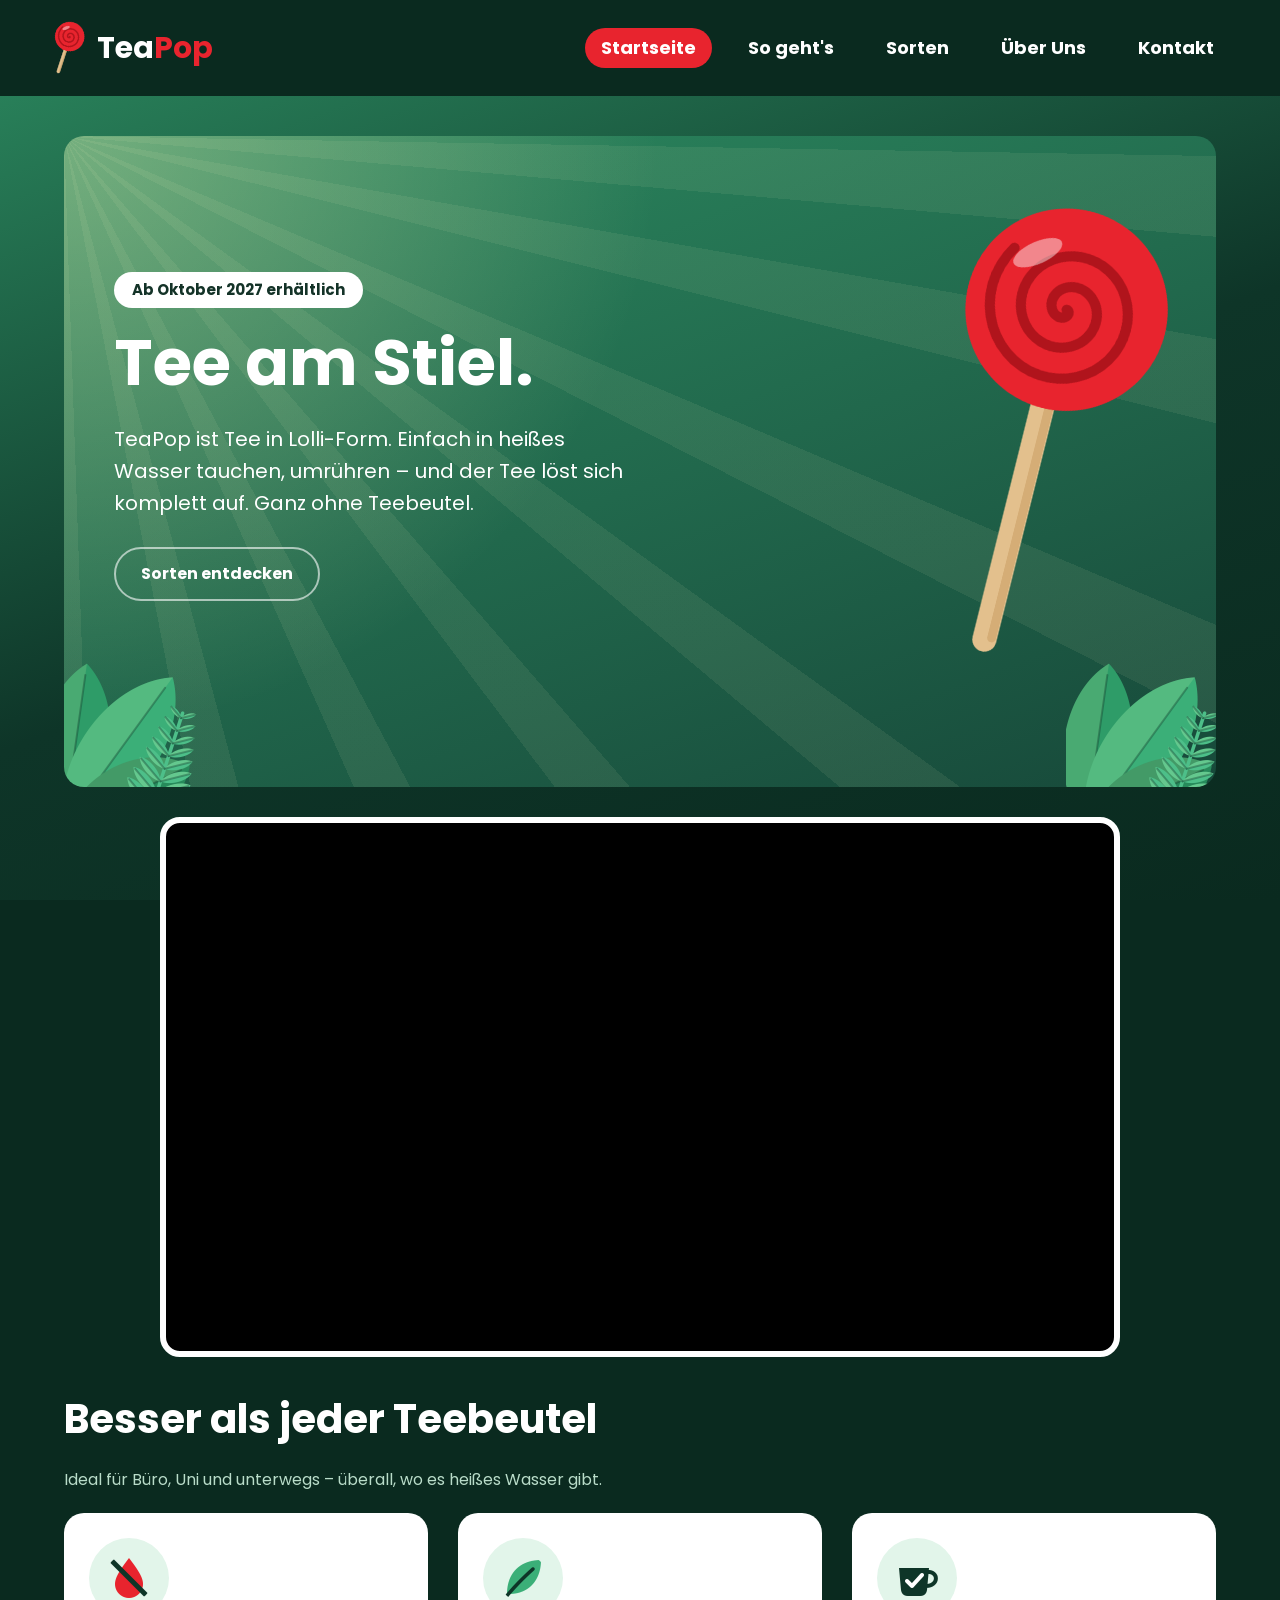
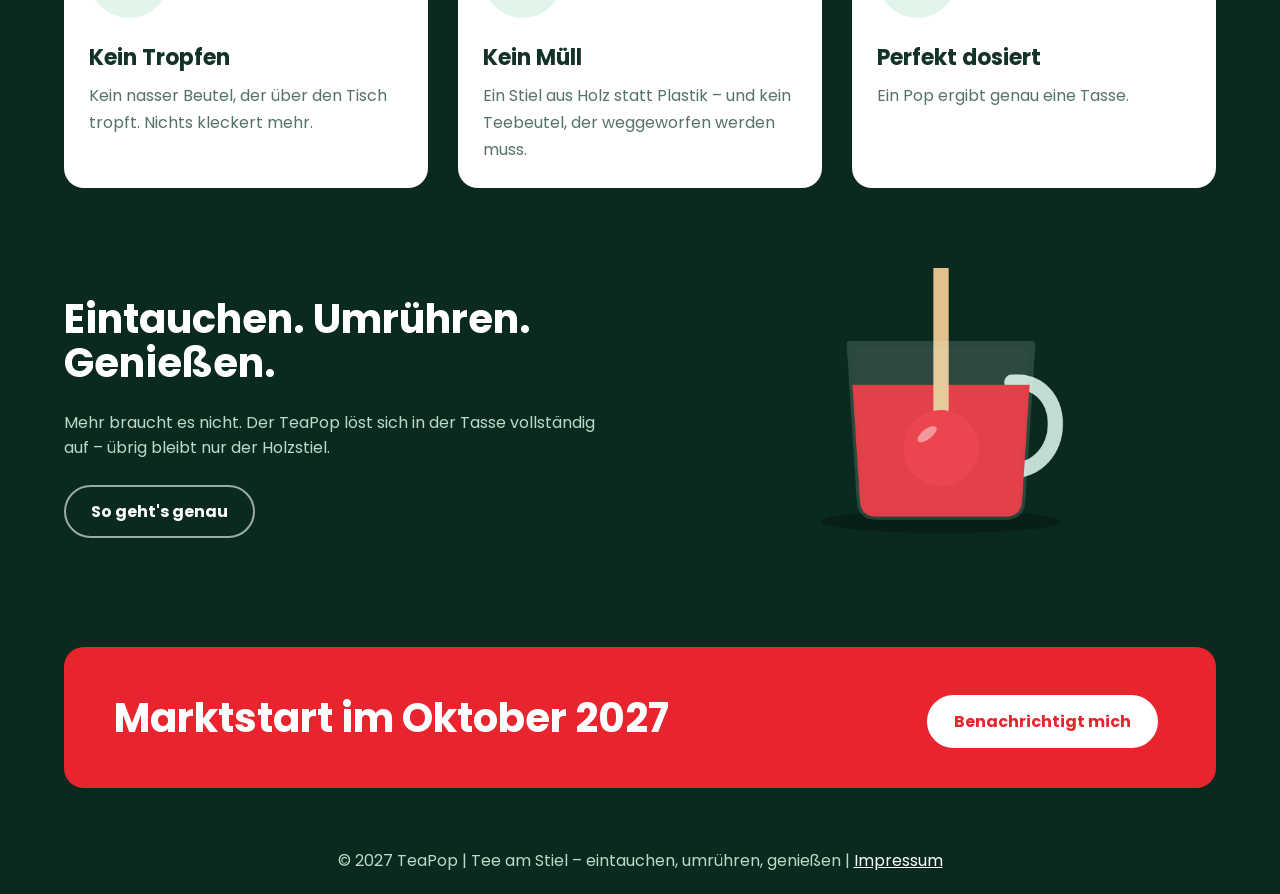
<file: index.html>
<!DOCTYPE html>
<html lang="de">

<head>
    <meta charset="UTF-8">
    <meta name="viewport" content="width=device-width, initial-scale=1.0">
    <meta name="description" content="TeaPop – Tee am Stiel">
    <meta name="keywords" content="Tee, TeaPop, Tee am Stiel, Lolli, Teebeutel">
    <meta name="author" content="Lika Unruh,Muskan Kaur">
    <meta name="robots" content="index,follow">

    <title>Startseite - TeaPop</title>

    <link rel="stylesheet" href="https://fonts.googleapis.com/css2?family=Poppins:wght@400;500;600;700&display=swap">
    <link rel="stylesheet" href="style.css">
</head>

<body>

<header>

    <div class="logo">
        <img src="bilder/logo.png" alt="TeaPop Logo">
        <h1>Tea<span>Pop</span></h1>
    </div>

    <nav>
        <ul>
            <li><a href="index.html" class="aktiv">Startseite</a></li>
            <li><a href="sogehts.html">So geht's</a></li>
            <li><a href="sorten.html">Sorten</a></li>
            <li><a href="ueberuns.html">Über Uns</a></li>
            <li><a href="kontakt.html">Kontakt</a></li>
        </ul>
    </nav>

</header>

<main>

    <section class="hero">
        <div class="inhalt">

            <div class="text">
                <span class="hinweis-oben">Ab Oktober 2027 erhältlich</span>

                <h2>Tee am Stiel.</h2>

                <p>
                    TeaPop ist Tee in Lolli-Form. Einfach in heißes Wasser tauchen,
                    umrühren – und der Tee löst sich komplett auf. Ganz ohne Teebeutel.
                </p>

                
                <a href="sorten.html" class="button hell">Sorten entdecken</a>
            </div>

            <div class="bild">
                <img src="bilder/teapop.png" alt="Roter TeaPop am Holzstiel">
            </div>

        </div>
    </section>

 
    </section>
            <div class="video">
                
                               <div class="video">
                <iframe
                    src="https://www.youtube.com/embed/5K6F2nqPA3Y?si=FQ58uBHGP2J1Bga0"
                    title="TeaPop Pitch-Video"
                    frameborder="0"
                    allow="accelerometer; autoplay; clipboard-write; encrypted-media; gyroscope; picture-in-picture; web-share"
                    referrerpolicy="strict-origin-when-cross-origin"
                    allowfullscreen>
                </iframe>
            </div>
                    
                
            </div>
    <section class="info">
        <div class="inhalt">

            <h2>Besser als jeder Teebeutel</h2>

            <p class="leise">
                Ideal für Büro, Uni und unterwegs – überall, wo es heißes Wasser gibt.
            </p>

            <ul class="karten">
                <li>
                    <img src="bilder/icon-tropfen.png" alt="" class="symbol">
                    <h3>Kein Tropfen</h3>
                    <p>Kein nasser Beutel, der über den Tisch tropft. Nichts kleckert mehr.</p>
                </li>
                <li>
                    <img src="bilder/icon-blatt.png" alt="" class="symbol">
                    <h3>Kein Müll</h3>
                    <p>Ein Stiel aus Holz statt Plastik – und kein Teebeutel, der weggeworfen werden muss.</p>
                </li>
                <li>
                    <img src="bilder/icon-tasse.png" alt="" class="symbol">
                    <h3>Perfekt dosiert</h3>
                    <p>Ein Pop ergibt genau eine Tasse.</p>
                </li>
            </ul>

        </div>
    </section>

    <section>
        <div class="inhalt spalten">

            <div>
                <h2>Eintauchen. Umrühren. Genießen.</span></h2>

                <p class="leise">
                    Mehr braucht es nicht. Der TeaPop löst sich in der Tasse vollständig auf –
                    übrig bleibt nur der Holzstiel.
                </p>

                <a href="sogehts.html" class="button hell">So geht's genau</a>
            </div>

            <div>
                <img src="bilder/tasse.png" alt="Tasse mit rotem Tee und TeaPop">
            </div>

        </div>
    </section>

    <section class="aufruf">
        <div class="inhalt">
            <h2>Marktstart im Oktober 2027</h2>
            <a href="kontakt.html" class="button">Benachrichtigt mich</a>
        </div>
    </section>

</main>

<footer>

    <p>
                © 2027 TeaPop | Tee am Stiel – eintauchen, umrühren, genießen | <a href="impressum.html">Impressum</a>
    </p>

</footer>

</body>
</html>
</file>
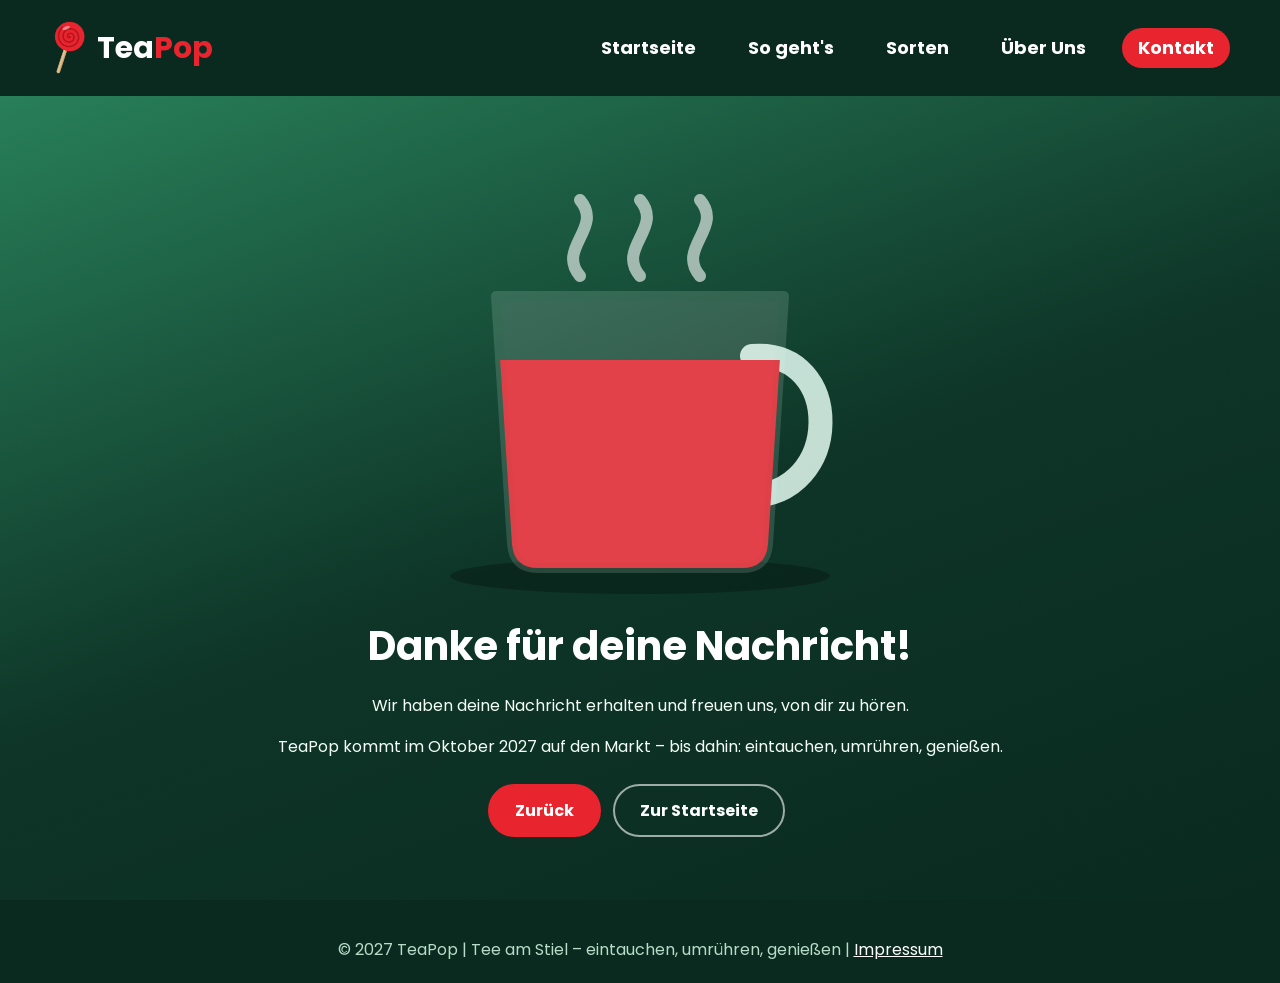
<file: bestaetigung.html>
<!DOCTYPE html>
<html lang="de">

<head>
    <meta charset="UTF-8">
    <meta name="viewport" content="width=device-width, initial-scale=1.0">
    <meta name="description" content="Bestätigung deiner Nachricht an TeaPop">
    <meta name="keywords" content="Tee, TeaPop, Kontakt, Bestätigung">
    <meta name="author" content="Lika Unruh,Muskan Kaur">
    <meta name="robots" content="noindex,follow">

    <title>Bestätigung - TeaPop</title>

    <link rel="stylesheet" href="https://fonts.googleapis.com/css2?family=Poppins:wght@400;500;600;700&display=swap">
    <link rel="stylesheet" href="style.css">
</head>

<body>

<header>

    <div class="logo">
        <img src="bilder/logo.png" alt="TeaPop Logo">
        <h1>Tea<span>Pop</span></h1>
    </div>

    <nav>
        <ul>
            <li><a href="index.html">Startseite</a></li>
            <li><a href="sogehts.html">So geht's</a></li>
            <li><a href="sorten.html">Sorten</a></li>
            <li><a href="ueberuns.html">Über Uns</a></li>
            <li><a href="kontakt.html" class="aktiv">Kontakt</a></li>
        </ul>
    </nav>

</header>

<main>

    <section class="bestaetigung">

        <img src="bilder/schritt3.png" alt="Tasse mit fertigem Tee">

        <h2>Danke für deine Nachricht!</h2>

        <p>
            Wir haben deine Nachricht erhalten und freuen uns, von dir zu hören.
        </p>

        <p>
            TeaPop kommt im Oktober 2027 auf den Markt –
            bis dahin: eintauchen, umrühren, genießen</span>.
        </p>

        <a href="kontakt.html" class="button">Zurück</a>
        <a href="index.html" class="button hell">Zur Startseite</a>

    </section>

</main>

<footer>

    <p>
                © 2027 TeaPop | Tee am Stiel – eintauchen, umrühren, genießen | <a href="impressum.html">Impressum</a>
    </p>

</footer>

</body>
</html>
</file>
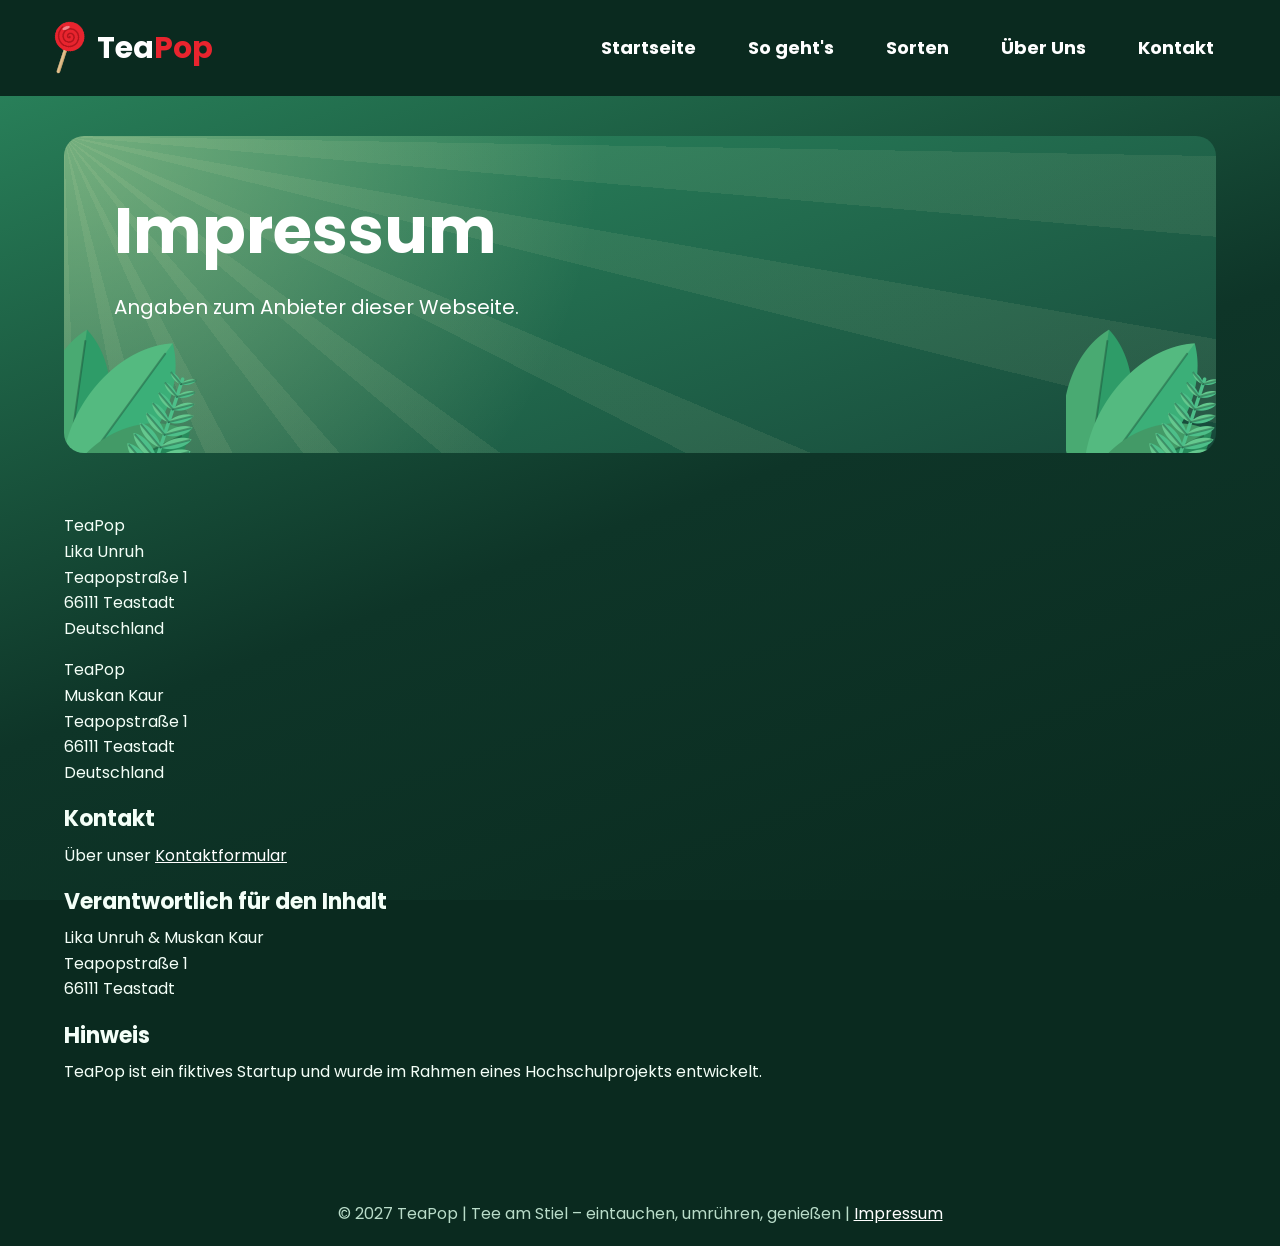
<file: impressum.html>
<!DOCTYPE html>
<html lang="de">

<head>
    <meta charset="UTF-8">
    <meta name="viewport" content="width=device-width, initial-scale=1.0">
    <meta name="description" content="Impressum von TeaPop">
    <meta name="keywords" content="TeaPop, Impressum, Kontakt">
    <meta name="author" content="Lika Unruh,Muskan Kaur">
    <meta name="robots" content="index,follow">

    <title>Impressum - TeaPop</title>

    <link rel="stylesheet" href="https://fonts.googleapis.com/css2?family=Poppins:wght@400;500;600;700&display=swap">
    <link rel="stylesheet" href="style.css">
</head>

<body>

<header>

    <div class="logo">
        <img src="bilder/logo.png" alt="TeaPop Logo">
        <h1>Tea<span>Pop</span></h1>
    </div>

    <nav>
        <ul>
            <li><a href="index.html">Startseite</a></li>
            <li><a href="sogehts.html">So geht's</a></li>
            <li><a href="sorten.html">Sorten</a></li>
            <li><a href="ueberuns.html">Über Uns</a></li>
            <li><a href="kontakt.html">Kontakt</a></li>
        </ul>
    </nav>

</header>

<main>

    <section class="hero">
        <div class="inhalt">
            <div class="text">
                <h2>Impressum</h2>

                <p>
                    Angaben zum Anbieter dieser Webseite.
                </p>
            </div>
        </div>
    </section>

    <section class="impressum">

        
        <p>
            TeaPop<br>
            Lika Unruh<br>
            Teapopstraße 1<br>
            66111 Teastadt<br>
            Deutschland
        </p>
		
		<p>
			TeaPop<br>
			Muskan Kaur<br>
			Teapopstraße 1<br>
			66111 Teastadt<br>
			Deutschland<br>

        <h3>Kontakt</h3>
        <p>
            Über unser <a href="kontakt.html">Kontaktformular</a>
        </p>

        <h3>Verantwortlich für den Inhalt</h3>
        <p>
            Lika Unruh & Muskan Kaur<br>
			Teapopstraße 1<br>
            66111 Teastadt
        </p>

     

        <h3>Hinweis</h3>
        <p>
            TeaPop ist ein fiktives Startup und wurde im Rahmen eines
            Hochschulprojekts entwickelt.
        </p>

    </section>

</main>

<footer>

    <p>
        © 2027 TeaPop | Tee am Stiel – eintauchen, umrühren, genießen | <a href="impressum.html">Impressum</a>
    </p>

</footer>

</body>
</html>
</file>
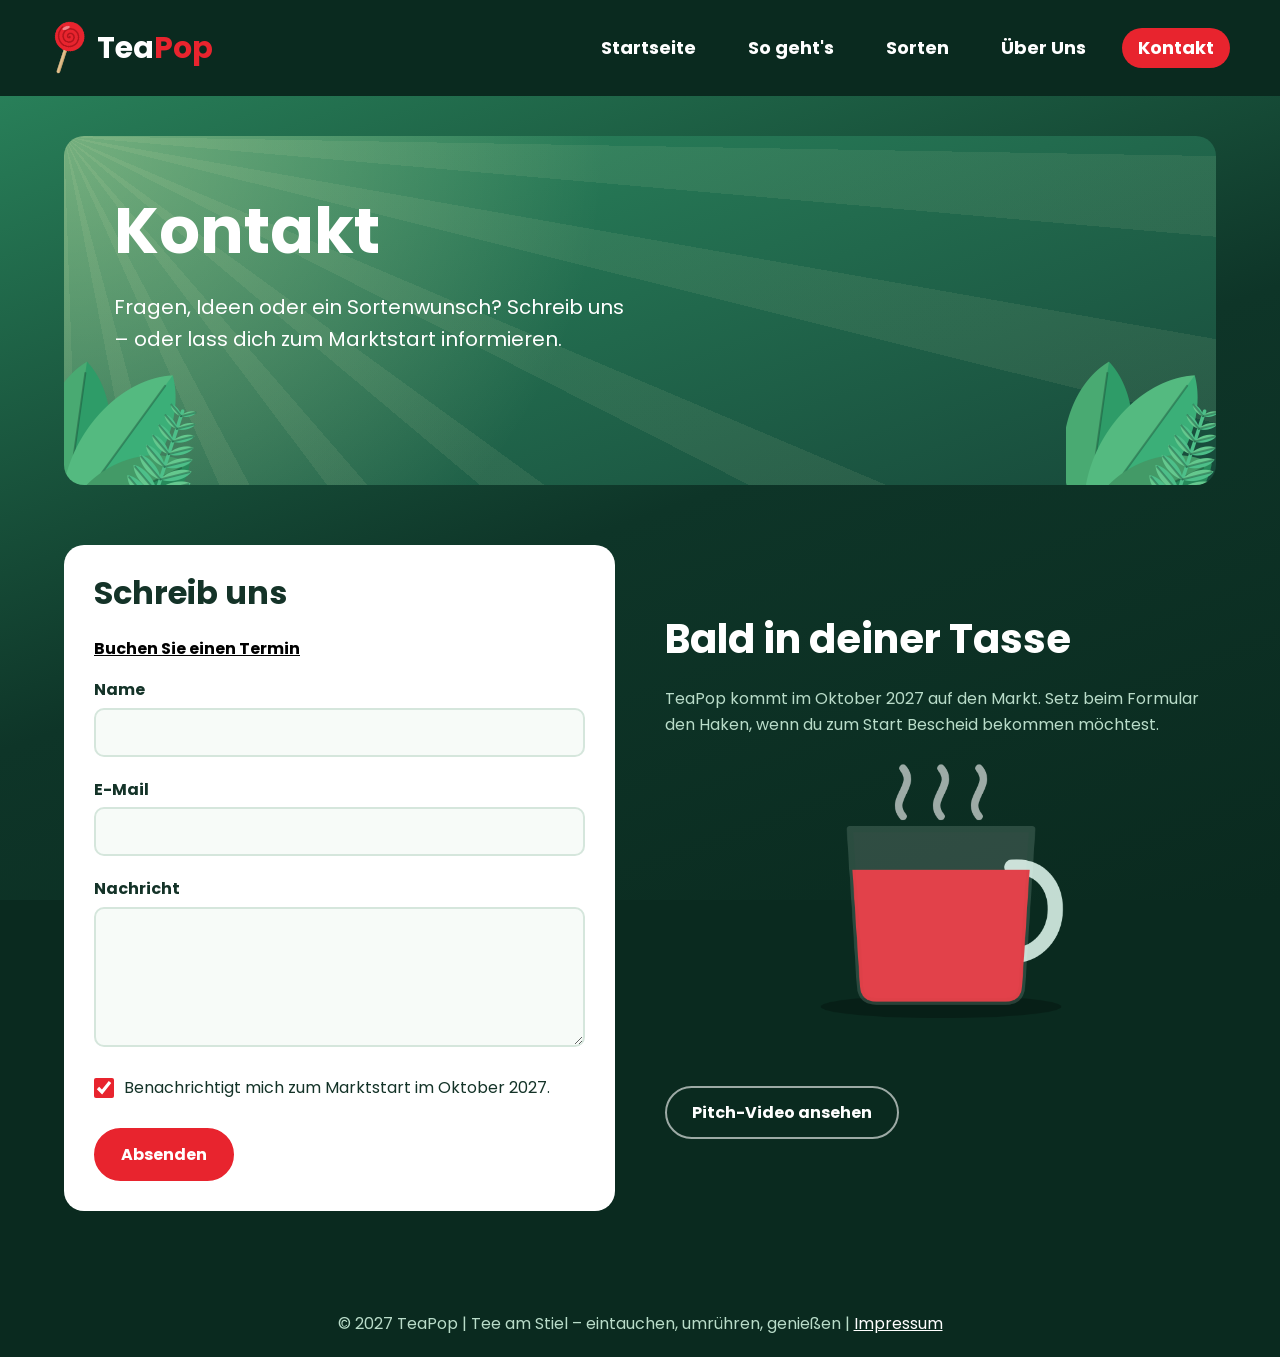
<file: kontakt.html>
<!DOCTYPE html>
<html lang="de">

<head>
    <meta charset="UTF-8">
    <meta name="viewport" content="width=device-width, initial-scale=1.0">
    <meta name="description" content="Kontakt zu TeaPop">
    <meta name="keywords" content="Tee, TeaPop, Kontakt, Marktstart">
    <meta name="author" content="Lika Unruh,Muskan Kaur">
    <meta name="robots" content="index,follow">

    <title>Kontakt - TeaPop</title>

    <link rel="stylesheet" href="https://fonts.googleapis.com/css2?family=Poppins:wght@400;500;600;700&display=swap">
    <link rel="stylesheet" href="style.css">
</head>

<body>

<header>

    <div class="logo">
        <img src="bilder/logo.png" alt="TeaPop Logo">
        <h1>Tea<span>Pop</span></h1>
    </div>

    <nav>
        <ul>
            <li><a href="index.html">Startseite</a></li>
            <li><a href="sogehts.html">So geht's</a></li>
            <li><a href="sorten.html">Sorten</a></li>
            <li><a href="ueberuns.html">Über Uns</a></li>
            <li><a href="kontakt.html" class="aktiv">Kontakt</a></li>
        </ul>
    </nav>

</header>

<main>

    <section class="hero">
        <div class="inhalt">
            <div class="text">
                <h2>Kontakt</h2>

                <p>
                    Fragen, Ideen oder ein Sortenwunsch? Schreib uns –
                    oder lass dich zum Marktstart informieren.
                </p>
            </div>
        </div>
    </section>

    <section>
        <div class="inhalt spalten">

            <div>
                
				<form action="bestaetigung.html" method="get">

                                        <h2>Schreib uns</h2>

                    <p><a href="https://calendly.com/likaunruh">Buchen Sie einen Termin</a></p>

                    <label for="name">Name</label>
                    <input type="text" id="name" name="name" required>
                    <label for="email">E-Mail</label>
                    <input type="email" id="email" name="email" required>

                    <label for="nachricht">Nachricht</label>
                    <textarea id="nachricht" name="nachricht"></textarea>

                    <label class="checkbox">
                        <input type="checkbox" name="marktstart" checked>
                        Benachrichtigt mich zum Marktstart im Oktober 2027.
                    </label>

                    <button type="submit" class="button">Absenden</button>

                    

                </form>
            </div>

            <div>
                <h2>Bald in deiner Tasse</h2>

                <p class="leise">
                    TeaPop kommt im Oktober 2027 auf den Markt.
                    Setz beim Formular den Haken, wenn du zum Start Bescheid bekommen möchtest.
                </p>

                <img src="bilder/schritt3.png" alt="Tasse mit fertigem Tee">

                <br>

                <a href="index.html#video" class="button hell">Pitch-Video ansehen</a>
            </div>

        </div>
    </section>

</main>

<footer>

    <p>
                © 2027 TeaPop | Tee am Stiel – eintauchen, umrühren, genießen | <a href="impressum.html">Impressum</a>
    </p>

</footer>

</body>
</html>
</file>
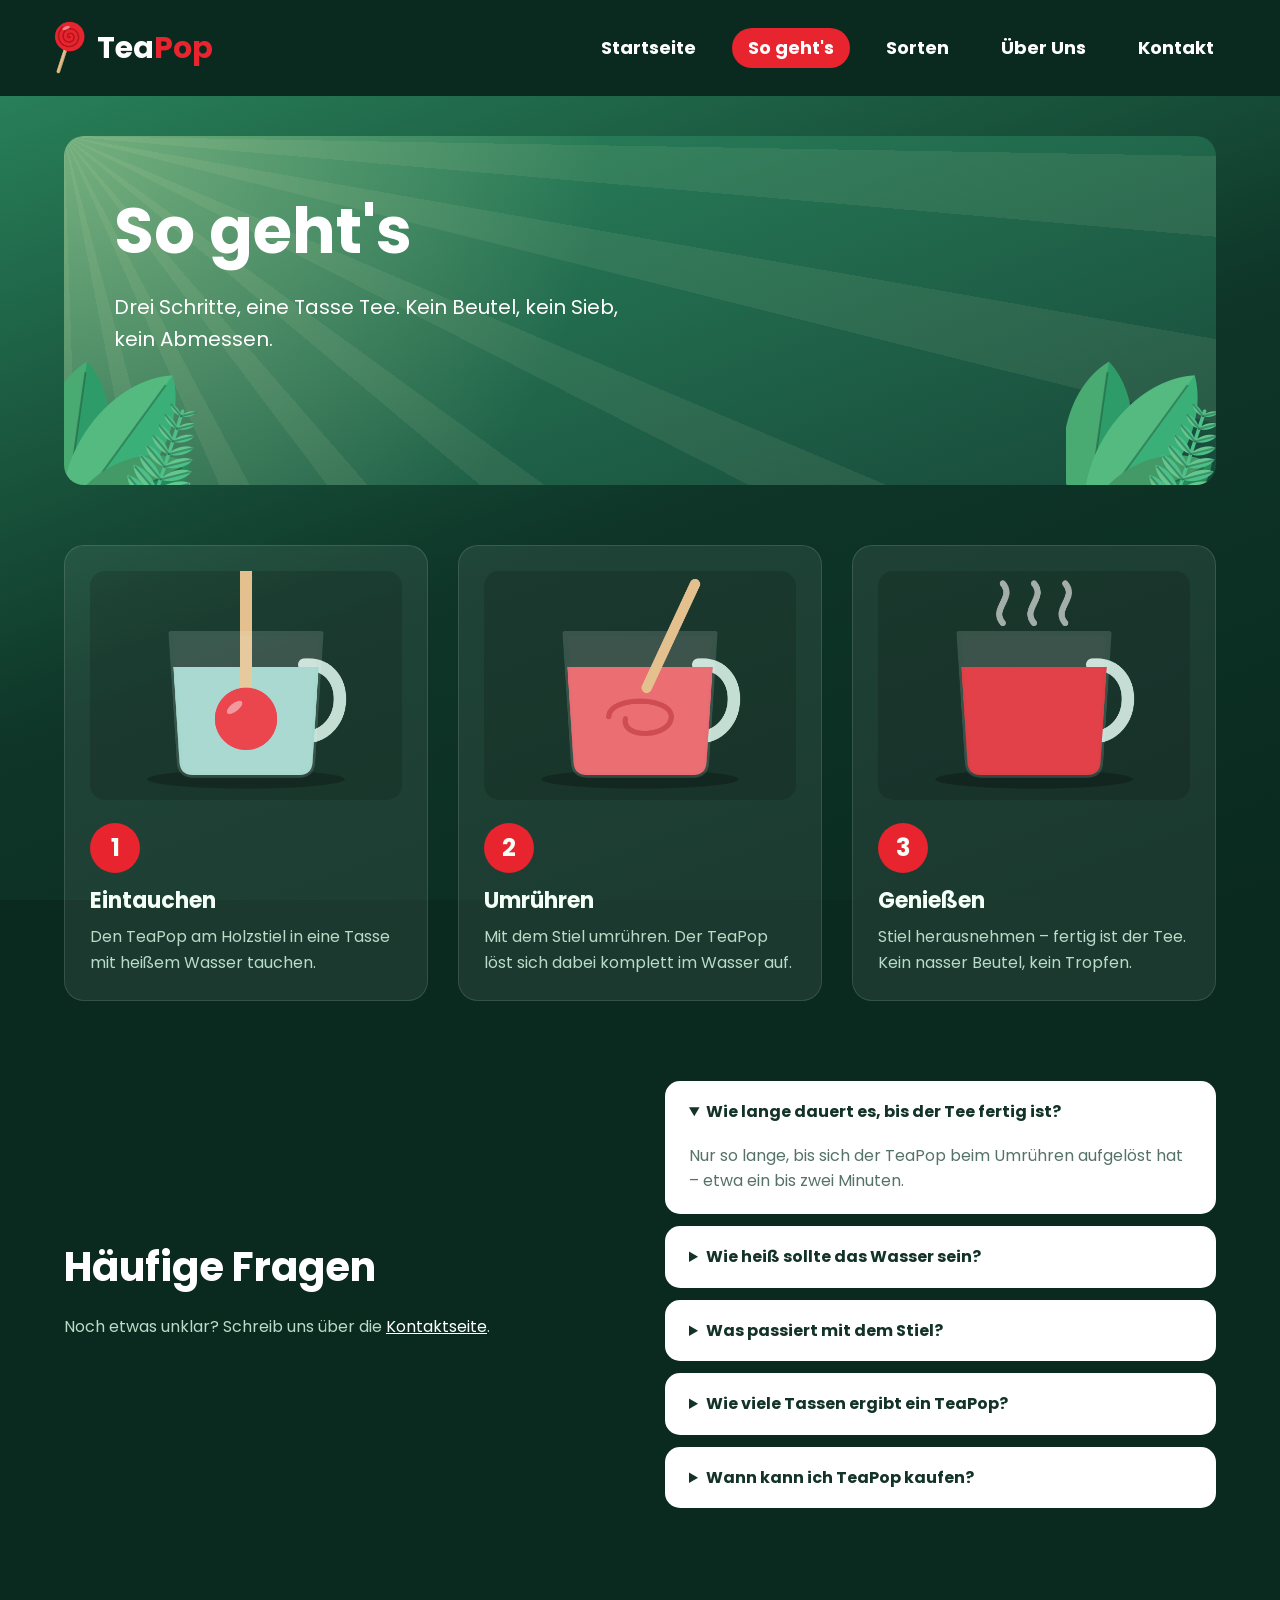
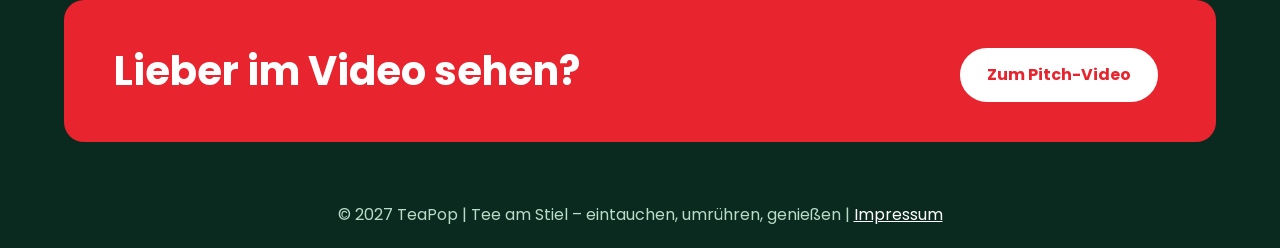
<file: sogehts.html>
<!DOCTYPE html>
<html lang="de">

<head>
    <meta charset="UTF-8">
    <meta name="viewport" content="width=device-width, initial-scale=1.0">
    <meta name="description" content="So funktioniert TeaPop">
    <meta name="keywords" content="Tee, TeaPop, Anleitung, Zubereitung">
    <meta name="author" content="Lika Unruh,Muskan Kaur">
    <meta name="robots" content="index,follow">

    <title>So geht's - TeaPop</title>

    <link rel="stylesheet" href="https://fonts.googleapis.com/css2?family=Poppins:wght@400;500;600;700&display=swap">
    <link rel="stylesheet" href="style.css">
</head>

<body>

<header>

    <div class="logo">
        <img src="bilder/logo.png" alt="TeaPop Logo">
        <h1>Tea<span>Pop</span></h1>
    </div>

    <nav>
        <ul>
            <li><a href="index.html">Startseite</a></li>
            <li><a href="sogehts.html" class="aktiv">So geht's</a></li>
            <li><a href="sorten.html">Sorten</a></li>
            <li><a href="ueberuns.html">Über Uns</a></li>
            <li><a href="kontakt.html">Kontakt</a></li>
        </ul>
    </nav>

</header>

<main>

    <section class="hero">
        <div class="inhalt">
            <div class="text">
                <h2>So geht's</h2>

                <p>
                    Drei Schritte, eine Tasse Tee. Kein Beutel, kein Sieb, kein Abmessen.
                </p>
            </div>
        </div>
    </section>

    <section>
        <div class="inhalt schritte">

            <div class="schritt">
                <img src="bilder/schritt1.png" alt="TeaPop wird in eine Tasse getaucht">
                <span class="nummer">1</span>
                <h3>Eintauchen</h3>
                <p>Den TeaPop am Holzstiel in eine Tasse mit heißem Wasser tauchen.</p>
            </div>

            <div class="schritt">
                <img src="bilder/schritt2.png" alt="TeaPop wird umgerührt">
                <span class="nummer">2</span>
                <h3>Umrühren</h3>
                <p>Mit dem Stiel umrühren. Der TeaPop löst sich dabei komplett im Wasser auf.</p>
            </div>

            <div class="schritt">
                <img src="bilder/schritt3.png" alt="Fertiger Tee in der Tasse">
                <span class="nummer">3</span>
                <h3>Genießen</h3>
                <p>Stiel herausnehmen – fertig ist der Tee. Kein nasser Beutel, kein Tropfen.</p>
            </div>

        </div>
    </section>

    <section>
        <div class="inhalt spalten">

            <div>
                <h2>Häufige Fragen</h2>

                <p class="leise">
                    Noch etwas unklar? Schreib uns über die <a href="kontakt.html">Kontaktseite</a>.
                </p>
            </div>

            <div>
                <details open>
                    <summary>Wie lange dauert es, bis der Tee fertig ist?</summary>
                    <p>Nur so lange, bis sich der TeaPop beim Umrühren aufgelöst hat – etwa ein bis zwei Minuten.</p>
                </details>

                <details>
                    <summary>Wie heiß sollte das Wasser sein?</summary>
                    <p>Heiß, aber nicht unbedingt kochend. Je wärmer das Wasser, desto schneller löst sich der TeaPop.</p>
                </details>

                <details>
                    <summary>Was passiert mit dem Stiel?</summary>
                    <p>Der Stiel ist aus Holz statt Plastik. Nach dem Umrühren kannst du ihn einfach entsorgen.</p>
                </details>

                <details>
                    <summary>Wie viele Tassen ergibt ein TeaPop?</summary>
                    <p>Genau eine. Jeder TeaPop ist für eine normale Tasse abgestimmt.</p>
                </details>

                <details>
                    <summary>Wann kann ich TeaPop kaufen?</summary>
                    <p>TeaPop kommt im Oktober 2027 auf den Markt.</p>
                </details>
            </div>

        </div>
    </section>

    <section class="aufruf">
        <div class="inhalt">
            <h2>Lieber im Video sehen?</h2>
            <a href="index.html#video" class="button">Zum Pitch-Video</a>
        </div>
    </section>

</main>

<footer>

    <p>
                © 2027 TeaPop | Tee am Stiel – eintauchen, umrühren, genießen | <a href="impressum.html">Impressum</a>
    </p>

</footer>

</body>
</html>
</file>
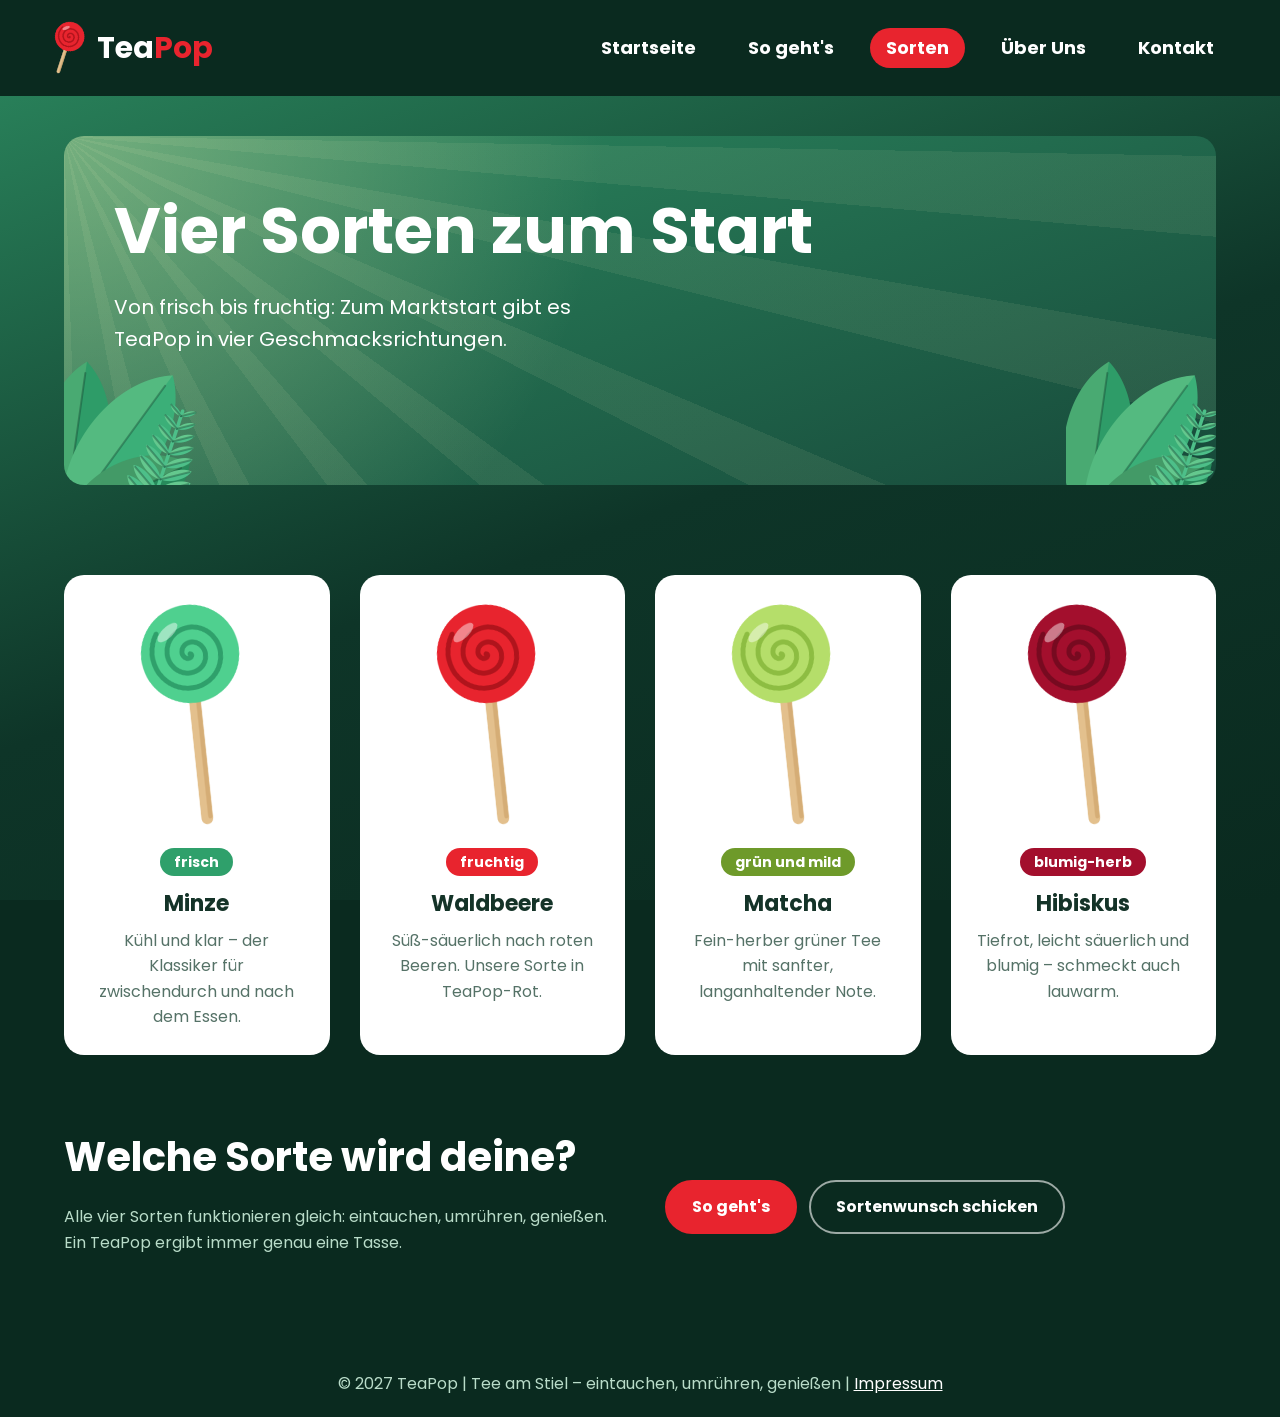
<file: sorten.html>
<!DOCTYPE html>
<html lang="de">

<head>
    <meta charset="UTF-8">
    <meta name="viewport" content="width=device-width, initial-scale=1.0">
    <meta name="description" content="Die Sorten von TeaPop">
    <meta name="keywords" content="Tee, TeaPop, Sorten, Minze, Waldbeere, Matcha, Hibiskus">
    <meta name="author" content="Lika Unruh,Muskan Kaur">
    <meta name="robots" content="index,follow">

    <title>Sorten - TeaPop</title>

    <link rel="stylesheet" href="https://fonts.googleapis.com/css2?family=Poppins:wght@400;500;600;700&display=swap">
    <link rel="stylesheet" href="style.css">
</head>

<body>

<header>

    <div class="logo">
        <img src="bilder/logo.png" alt="TeaPop Logo">
        <h1>Tea<span>Pop</span></h1>
    </div>

    <nav>
        <ul>
            <li><a href="index.html">Startseite</a></li>
            <li><a href="sogehts.html">So geht's</a></li>
            <li><a href="sorten.html" class="aktiv">Sorten</a></li>
            <li><a href="ueberuns.html">Über Uns</a></li>
            <li><a href="kontakt.html">Kontakt</a></li>
        </ul>
    </nav>

</header>

<main>

    <section class="hero">
        <div class="inhalt">
            <div class="text">
                <h2>Vier Sorten zum Start</h2>

                <p>
                    Von frisch bis fruchtig: Zum Marktstart gibt es TeaPop
                    in vier Geschmacksrichtungen.
                </p>
            </div>
        </div>
    </section>

    <section>
        <div class="inhalt">

            <ul class="karten">
                <li class="sorte">
                    <img src="bilder/minze.png" alt="Grüner TeaPop Minze">
                    <br>
                    <span class="etikett" style="background-color: #2FA06B;">frisch</span>
                    <h3>Minze</h3>
                    <p>Kühl und klar – der Klassiker für zwischendurch und nach dem Essen.</p>
                </li>
                <li class="sorte">
                    <img src="bilder/waldbeere.png" alt="Roter TeaPop Waldbeere">
                    <br>
                    <span class="etikett" style="background-color: #E8242E;">fruchtig</span>
                    <h3>Waldbeere</h3>
                    <p>Süß-säuerlich nach roten Beeren. Unsere Sorte in TeaPop-Rot.</p>
                </li>
                <li class="sorte">
                    <img src="bilder/matcha.png" alt="Hellgrüner TeaPop Matcha">
                    <br>
                    <span class="etikett" style="background-color: #6E9A2A;">grün und mild</span>
                    <h3>Matcha</h3>
                    <p>Fein-herber grüner Tee mit sanfter, langanhaltender Note.</p>
                </li>
                <li class="sorte">
                    <img src="bilder/hibiskus.png" alt="Dunkelroter TeaPop Hibiskus">
                    <br>
                    <span class="etikett" style="background-color: #A30F2D;">blumig-herb</span>
                    <h3>Hibiskus</h3>
                    <p>Tiefrot, leicht säuerlich und blumig – schmeckt auch lauwarm.</p>
                </li>
            </ul>

        </div>
    </section>

    <section>
        <div class="inhalt spalten">

            <div>
                <h2>Welche Sorte wird deine?</h2>

                <p class="leise">
                    Alle vier Sorten funktionieren gleich: eintauchen, umrühren, genießen.
                    Ein TeaPop ergibt immer genau eine Tasse.
                </p>
            </div>

            <div>
                <a href="sogehts.html" class="button">So geht's</a>
                <a href="kontakt.html" class="button hell">Sortenwunsch schicken</a>
            </div>

        </div>
    </section>

</main>

<footer>

    <p>
                © 2027 TeaPop | Tee am Stiel – eintauchen, umrühren, genießen | <a href="impressum.html">Impressum</a>
    </p>

</footer>

</body>
</html>
</file>
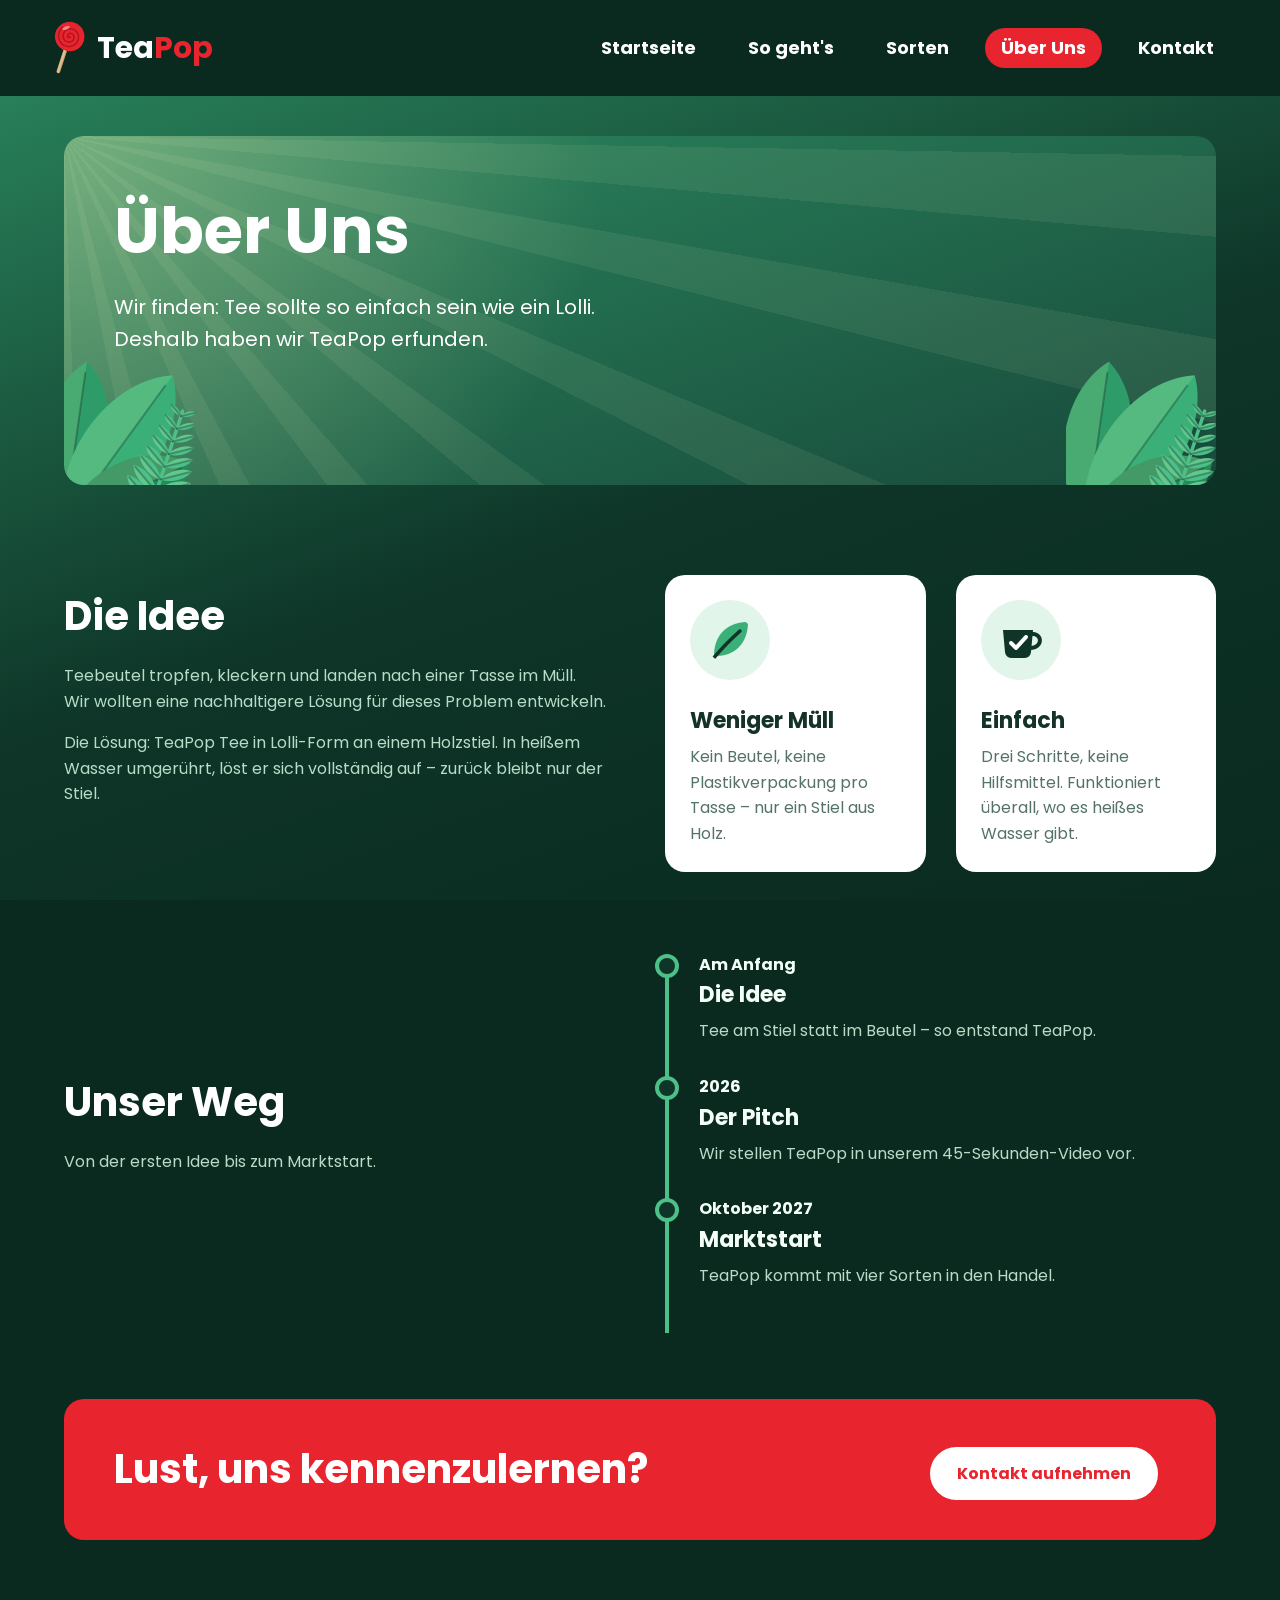
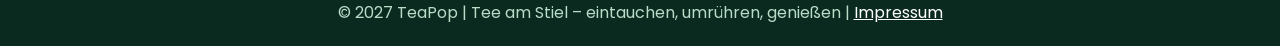
<file: ueberuns.html>
<!DOCTYPE html>
<html lang="de">

<head>
    <meta charset="UTF-8">
    <meta name="viewport" content="width=device-width, initial-scale=1.0">
    <meta name="description" content="Über TeaPop">
    <meta name="keywords" content="Tee, TeaPop, Über uns, Idee, Startup">
    <meta name="author" content="Lika Unruh,Muskan Kaur">
    <meta name="robots" content="index,follow">

    <title>Über Uns - TeaPop</title>

    <link rel="stylesheet" href="https://fonts.googleapis.com/css2?family=Poppins:wght@400;500;600;700&display=swap">
    <link rel="stylesheet" href="style.css">
</head>

<body>

<header>

    <div class="logo">
        <img src="bilder/logo.png" alt="TeaPop Logo">
        <h1>Tea<span>Pop</span></h1>
    </div>

    <nav>
        <ul>
            <li><a href="index.html">Startseite</a></li>
            <li><a href="sogehts.html">So geht's</a></li>
            <li><a href="sorten.html">Sorten</a></li>
            <li><a href="ueberuns.html" class="aktiv">Über Uns</a></li>
            <li><a href="kontakt.html">Kontakt</a></li>
        </ul>
    </nav>

</header>

<main>

    <section class="hero">
        <div class="inhalt">
            <div class="text">
                <h2>Über Uns</h2>

                <p>
                    Wir finden: Tee sollte so einfach sein wie ein Lolli.
                    Deshalb haben wir TeaPop erfunden.
                </p>
            </div>
        </div>
    </section>

    <section>
        <div class="inhalt spalten">

            <div>
                <h2>Die Idee</h2>

                <p class="leise">
                    Teebeutel tropfen, kleckern und landen nach einer Tasse im Müll.<br>
                    Wir wollten eine nachhaltigere Lösung für dieses Problem entwickeln.
                </p>

                <p class="leise">
                    Die Lösung: TeaPop
					Tee in Lolli-Form an einem Holzstiel.
                    In heißem Wasser umgerührt, löst er sich vollständig auf –
                    zurück bleibt nur der Stiel.
                </p>
            </div>

            <div>
                <ul class="karten">
                    <li>
                        <img src="bilder/icon-blatt.png" alt="" class="symbol">
                        <h3>Weniger Müll</h3>
                        <p>Kein Beutel, keine Plastikverpackung pro Tasse – nur ein Stiel aus Holz.</p>
                    </li>
                    <li>
                        <img src="bilder/icon-tasse.png" alt="" class="symbol">
                        <h3>Einfach</h3>
                        <p>Drei Schritte, keine Hilfsmittel. Funktioniert überall, wo es heißes Wasser gibt.</p>
                    </li>
                </ul>
            </div>

        </div>
    </section>

    <section>
        <div class="inhalt spalten">

            <div>
                <h2>Unser Weg</h2>

                <p class="leise">Von der ersten Idee bis zum Marktstart.</p>
            </div>

            <div>
                <ol class="zeitstrahl">
                    <li>
                        <strong>Am Anfang</strong>
                        <h3>Die Idee</h3>
                        <p class="leise">Tee am Stiel statt im Beutel – so entstand TeaPop.</p>
                    </li>
                    <li>
                        <strong>2026</strong>
                        <h3>Der Pitch</h3>
                        <p class="leise">Wir stellen TeaPop in unserem 45-Sekunden-Video vor.</p>
                    </li>
                    <li class="jetzt">
                        <strong>Oktober 2027</strong>
                        <h3>Marktstart</h3>
                        <p class="leise">TeaPop kommt mit vier Sorten in den Handel.</p>
                    </li>
                </ol>
            </div>

        </div>
    </section>

    <section class="aufruf">
        <div class="inhalt">
            <h2>Lust, uns kennenzulernen?</h2>
            <a href="kontakt.html" class="button">Kontakt aufnehmen</a>
        </div>
    </section>

</main>

<footer>

    <p>
                © 2027 TeaPop | Tee am Stiel – eintauchen, umrühren, genießen | <a href="impressum.html">Impressum</a>
    </p>

</footer>

</body>
</html>
</file>
<file: style.css>
*{
    margin: 0;
    padding: 0;
    box-sizing: border-box;
}
html{
    height: 100%;
}
body{
    font-family: "Poppins", Arial, Helvetica, sans-serif;
    background-color: #0A2A1F;
    background-image: linear-gradient(160deg, #2C8A60 0%,
	#0E3528 55%, #0A2A1F 100%);
    background-repeat: no-repeat;
    background-attachment: fixed;
    color: #F4FFF8;
    line-height: 1.6;
	min-height: 100vh;
    display: flex;
    flex-direction: column;
}
header{
    background-color: #0A2A1F;
    color: white;
    display: flex;
    justify-content: space-between;
    align-items: center;
    padding: 20px 50px;
}

.logo{
    display: flex;
    align-items: center;
}

.logo img{
    width: 32px;
    margin-right: 15px;
    transform: rotate(18deg);
}

.logo h1{
    font-size: 30px;
}

.logo h1 span{
    color: #E8242E;
}

nav ul{
    list-style: none;
    display: flex;
}

nav li{
    margin-left: 20px;
}

nav a{
    display: block;
    color: white;
    text-decoration: none;
    font-size: 18px;
    font-weight: bold;
    padding: 6px 16px;
    border-radius: 30px;
}

nav a:hover{
    color: #4DBF89;
}

nav a.aktiv{
    background-color: #E8242E;
    color: white;
}

main{
    width: 90%;
    max-width: 1200px;
    margin: 40px auto;
	flex: 1;
}

h2{
    font-size: 40px;
    line-height: 1.1;
    margin-bottom: 25px;
    color: white;
}

h3{
    font-size: 22px;
    margin-bottom: 6px;
}

p{
    margin-bottom: 16px;
}

img{
    max-width: 100%;
}

a{
    color: white;
}

.rot{
    color: #E8242E;
}

.leise{
    color: #B9DCC9;
}

.zentriert{
    text-align: center;
}

section{
    padding: 40px 0;
}

.hero{
    position: relative;
    overflow: hidden;
    padding: 60px 50px 110px 50px;
    border-radius: 20px;
    margin-bottom: 20px;
    background-color: #1C6B4A;
    background-image:
        url("bilder/blaetter.png"),
        url("bilder/blaetter.png"),
        radial-gradient(circle at 0% 0%, rgba(255,246,184,0.35), 
		rgba(255,246,184,0) 45%),
        repeating-conic-gradient(from 100deg at 0 0, 
		rgba(255,248,196,0.07) 0deg 4deg,
		transparent 4deg 13deg),
        linear-gradient(160deg, #2C8A60, #17493A);
    background-repeat: no-repeat;
    background-size: 200px, 200px, auto, auto, auto;
    background-position: left -20px bottom -35px, right -50px bottom -35px, 0 0, 0 0, 0 0;
}

.hero .inhalt{
    display: flex;
    flex-wrap: wrap;
    justify-content: space-between;
    align-items: center;
    gap: 40px;
}

.hero .text{
    flex: 1 1 420px;
}

.hero h2{
    font-size: 64px;
}

.hero p{
    font-size: 20px;
    color: white;
    max-width: 520px;
    margin-bottom: 20px;
}

.hero .bild{
    flex: 0 1 260px;
    text-align: center;
}

.hero img{
    width: 220px;
    transform: rotate(14deg);
}

.hinweis-oben{
    display: inline-block;
    background-color: white;
    color: #143328;
    padding: 6px 18px;
    border-radius: 30px;
    font-weight: bold;
    font-size: 15px;
    margin-bottom: 20px;
}

.video{
    max-width: 960px;
    margin: 30px auto 0 auto;
}
.video iframe{
    display: block;
    width: 100%;
    aspect-ratio: 16 / 9;
    border: 6px solid white;
    border-radius: 20px;
    background-color: black;
}

.video video{
    display: block;
    width: 100%;
    border: 6px solid white;
    border-radius: 20px;
    background-color: black;
}

.info ul{
    list-style: none;
    padding: 0;
    margin-top: 20px;
}

.info p{
    line-height: 1.7;
}

.karten{
    display: flex;
    justify-content: space-between;
    flex-wrap: wrap;
    gap: 30px;
    margin-top: 30px;
    list-style: none;
}

.karten li{
    flex: 1 1 240px;
    background-color: white;
    color: #143328;
    padding: 25px;
    border-radius: 20px;
}

.karten li p{
    margin: 0;
    color: #557267;
}

.symbol{
    width: 80px;
    height: 80px;
    padding: 16px;
    margin-bottom: 15px;
    border-radius: 50%;
    background-color: #E2F5EA;
}

.sorte{
    text-align: center;
}

.sorte img{
    height: 230px;
    margin-bottom: 10px;
    transform: rotate(-6deg);
}

.etikett{
    display: inline-block;
    color: white;
    padding: 3px 14px;
    border-radius: 30px;
    font-size: 14px;
    font-weight: bold;
    margin-bottom: 10px;
}

.schritte{
    display: flex;
    justify-content: space-between;
    flex-wrap: wrap;
    gap: 30px;
}

.schritt{
    flex: 1 1 280px;
    background-color: rgba(255,255,255,0.07);
    border: 1px solid rgba(255,255,255,0.12);
    padding: 25px;
    border-radius: 20px;
}

.schritt img{
    width: 100%;
    background-color: rgba(0,0,0,0.15);
    border-radius: 15px;
    margin-bottom: 15px;
}

.schritt p{
    margin: 0;
    color: #B9DCC9;
}

.nummer{
    display: inline-block;
    width: 50px;
    height: 50px;
    line-height: 50px;
    text-align: center;
    background-color: #E8242E;
    border-radius: 50%;
    font-size: 24px;
    font-weight: bold;
    margin-bottom: 10px;
}

.spalten{
    display: flex;
    flex-wrap: wrap;
    align-items: center;
    gap: 50px;
}

.spalten > div{
    flex: 1 1 380px;
}

.spalten > div > img{
    display: block;
    width: 100%;
    max-width: 380px;
    margin: 0 auto 20px auto;
}

details{
    background-color: white;
    color: #143328;
    border-radius: 15px;
    margin-bottom: 12px;
}

summary{
    padding: 18px 24px;
    font-weight: bold;
    cursor: pointer;
}

details p{
    margin: 0;
    padding: 0 24px 20px 24px;
    color: #557267;
}
.zeitstrahl{
    list-style: none;
    padding-left: 34px;
}

.zeitstrahl li{
    position: relative;
    margin-bottom: 30px;
}

.zeitstrahl li::before{
    content: "";
    position: absolute;
    left: -44px;
    top: 2px;
    width: 16px;
    height: 16px;
    border-radius: 50%;
    background-color: #0E3528;
    border: 4px solid #4DBF89;
    z-index: 1;
}

.zeitstrahl li::after{
    content: "";
    position: absolute;
    left: -34px;
    top: 14px;
    bottom: -44px;
    width: 4px;
    background-color: #4DBF89;
}


form{
    background-color: white;
    color: #143328;
    padding: 30px;
    border-radius: 20px;
    max-width: 600px;
    margin: auto;
}

form h2{
    color: #143328;
    font-size: 32px;
}

label{
    display: block;
    font-weight: bold;
}

input[type="text"],
input[type="email"],
textarea{
    width: 100%;
    padding: 10px;
    margin-top: 5px;
    margin-bottom: 20px;
    font-family: inherit;
    font-size: 16px;
    border: 2px solid #D5E6DC;
    border-radius: 10px;
    background-color: #F7FBF8;
}

textarea{
    height: 140px;
}

.checkbox{
    display: flex;
    gap: 10px;
    font-weight: normal;
    margin-bottom: 20px;
}

input[type="checkbox"]{
    width: 20px;
    height: 20px;
    margin-top: 3px;
    accent-color: #E8242E;
}

.formular-hinweis{
    font-size: 14px;
    color: #557267;
    margin: 15px 0 0 0;
}

.button,
button{
    display: inline-block;
    background-color: #E8242E;
    color: white;
    padding: 12px 25px;
    margin: 8px 8px 0 0;
    text-decoration: none;
    border: 2px solid #E8242E;
    border-radius: 30px;
    cursor: pointer;
    font-family: inherit;
    font-size: 16px;
    font-weight: bold;
}

.button:hover,
button:hover{
    background-color: #B0141C;
    border-color: #B0141C;
}

.button.hell{
    background-color: transparent;
    border-color: rgba(255,255,255,0.6);
}

.button.hell:hover{
    background-color: rgba(255,255,255,0.12);
}

.aufruf{
    background-color: #E8242E;
    padding: 40px 50px;
    border-radius: 20px;
    margin-top: 40px;
}

.aufruf .inhalt{
    display: flex;
    justify-content: space-between;
    align-items: center;
    flex-wrap: wrap;
    gap: 20px;
}

.aufruf h2{
    margin: 0;
}

.aufruf .button{
    background-color: white;
    border-color: white;
    color: #E8242E;
}

footer{
    background-color: #0A2A1F;
    color: #B9DCC9;
    text-align: center;
    padding: 20px;
	margin-top: auto;
}

footer p{
    margin: 0;
}

@media (max-width:900px){

    header{
        flex-direction: column;
        padding: 20px;
    }

    nav ul{
        flex-direction: column;
        text-align: center;
        margin-top: 20px;
    }

    nav li{
        margin: 5px 0;
    }

    h2{
        font-size: 32px;
    }

    .hero{
        padding: 40px 25px 90px 25px;
        background-size: 150px, 150px, auto, auto, auto;
    }

    .hero h2{
        font-size: 44px;
    }

    .hero .bild{
        order: -1;
    }

    .hero img{
        width: 140px;
    }

    .aufruf{
        padding: 30px 25px;
    }

}

.bestaetigung{
    text-align: center;
    padding: 40px 0;
}

form a{
    color: black;
    font-weight: bold;
}
</file>
